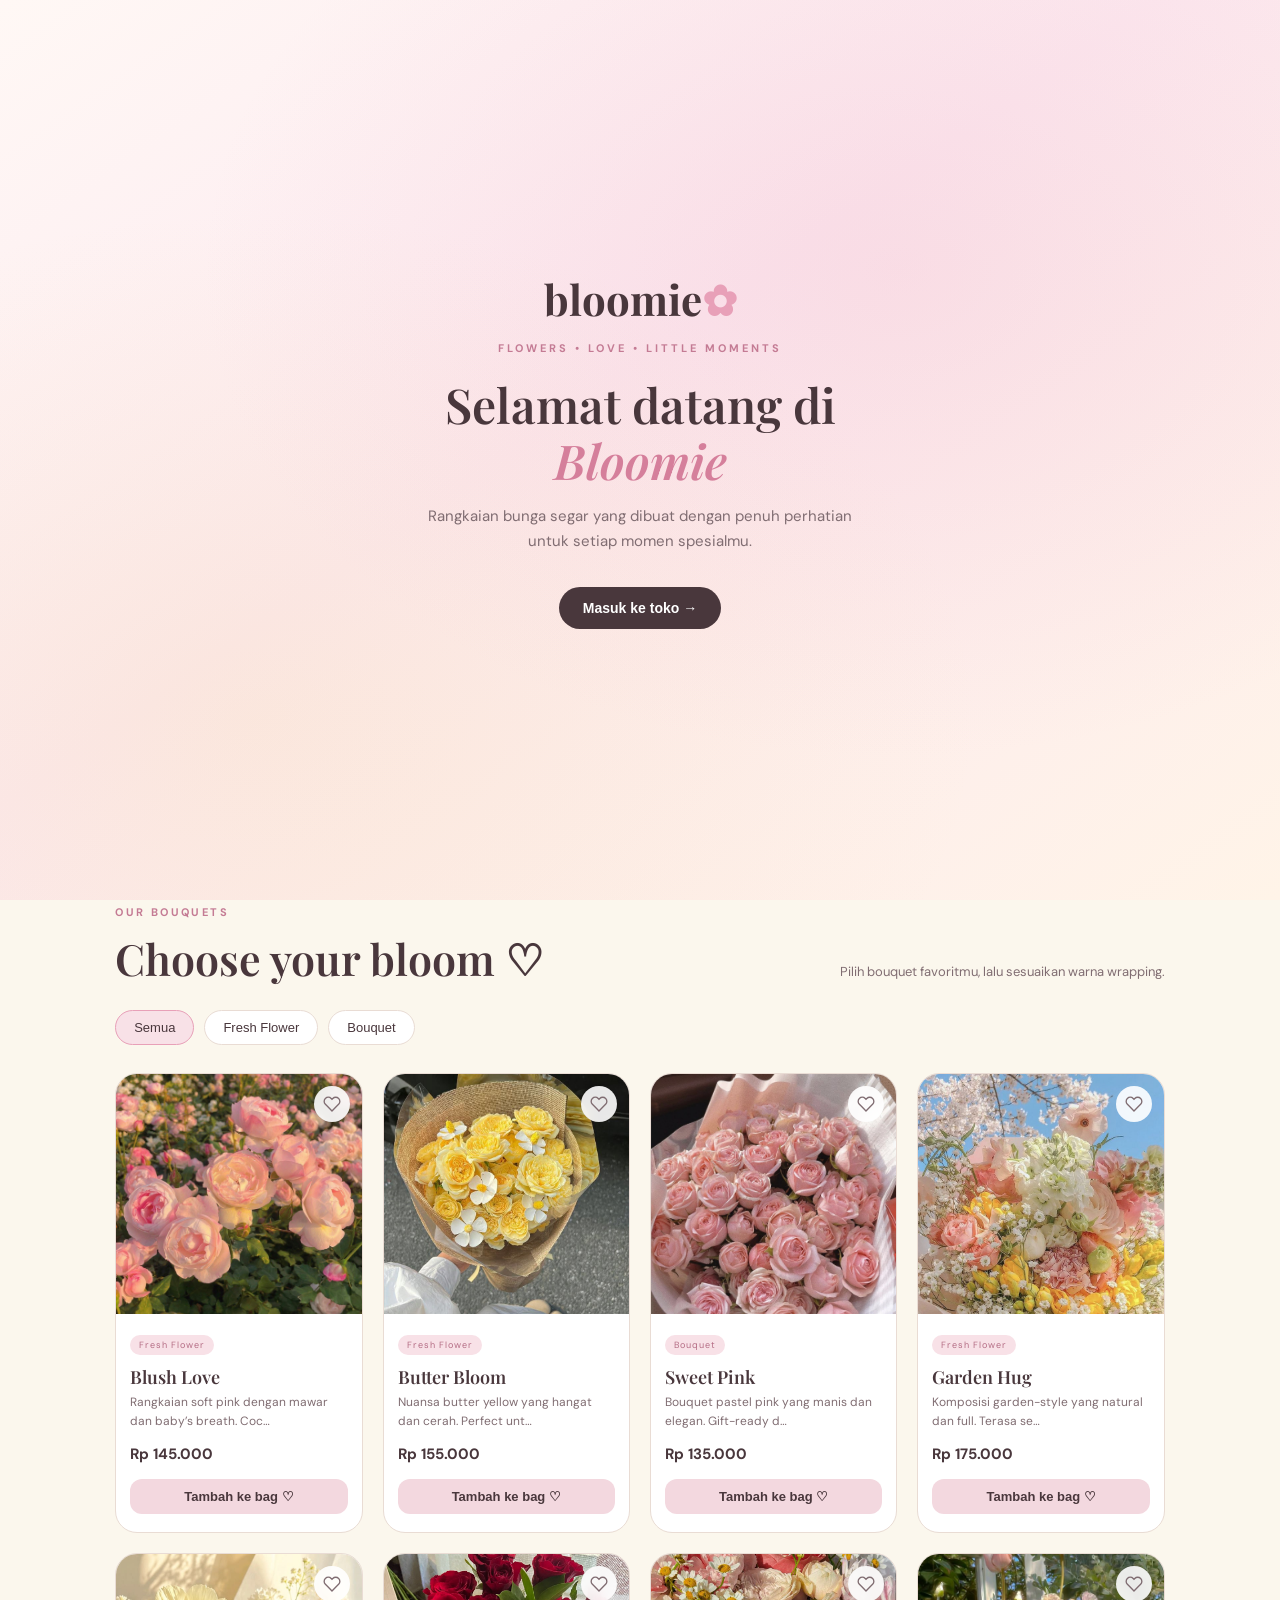
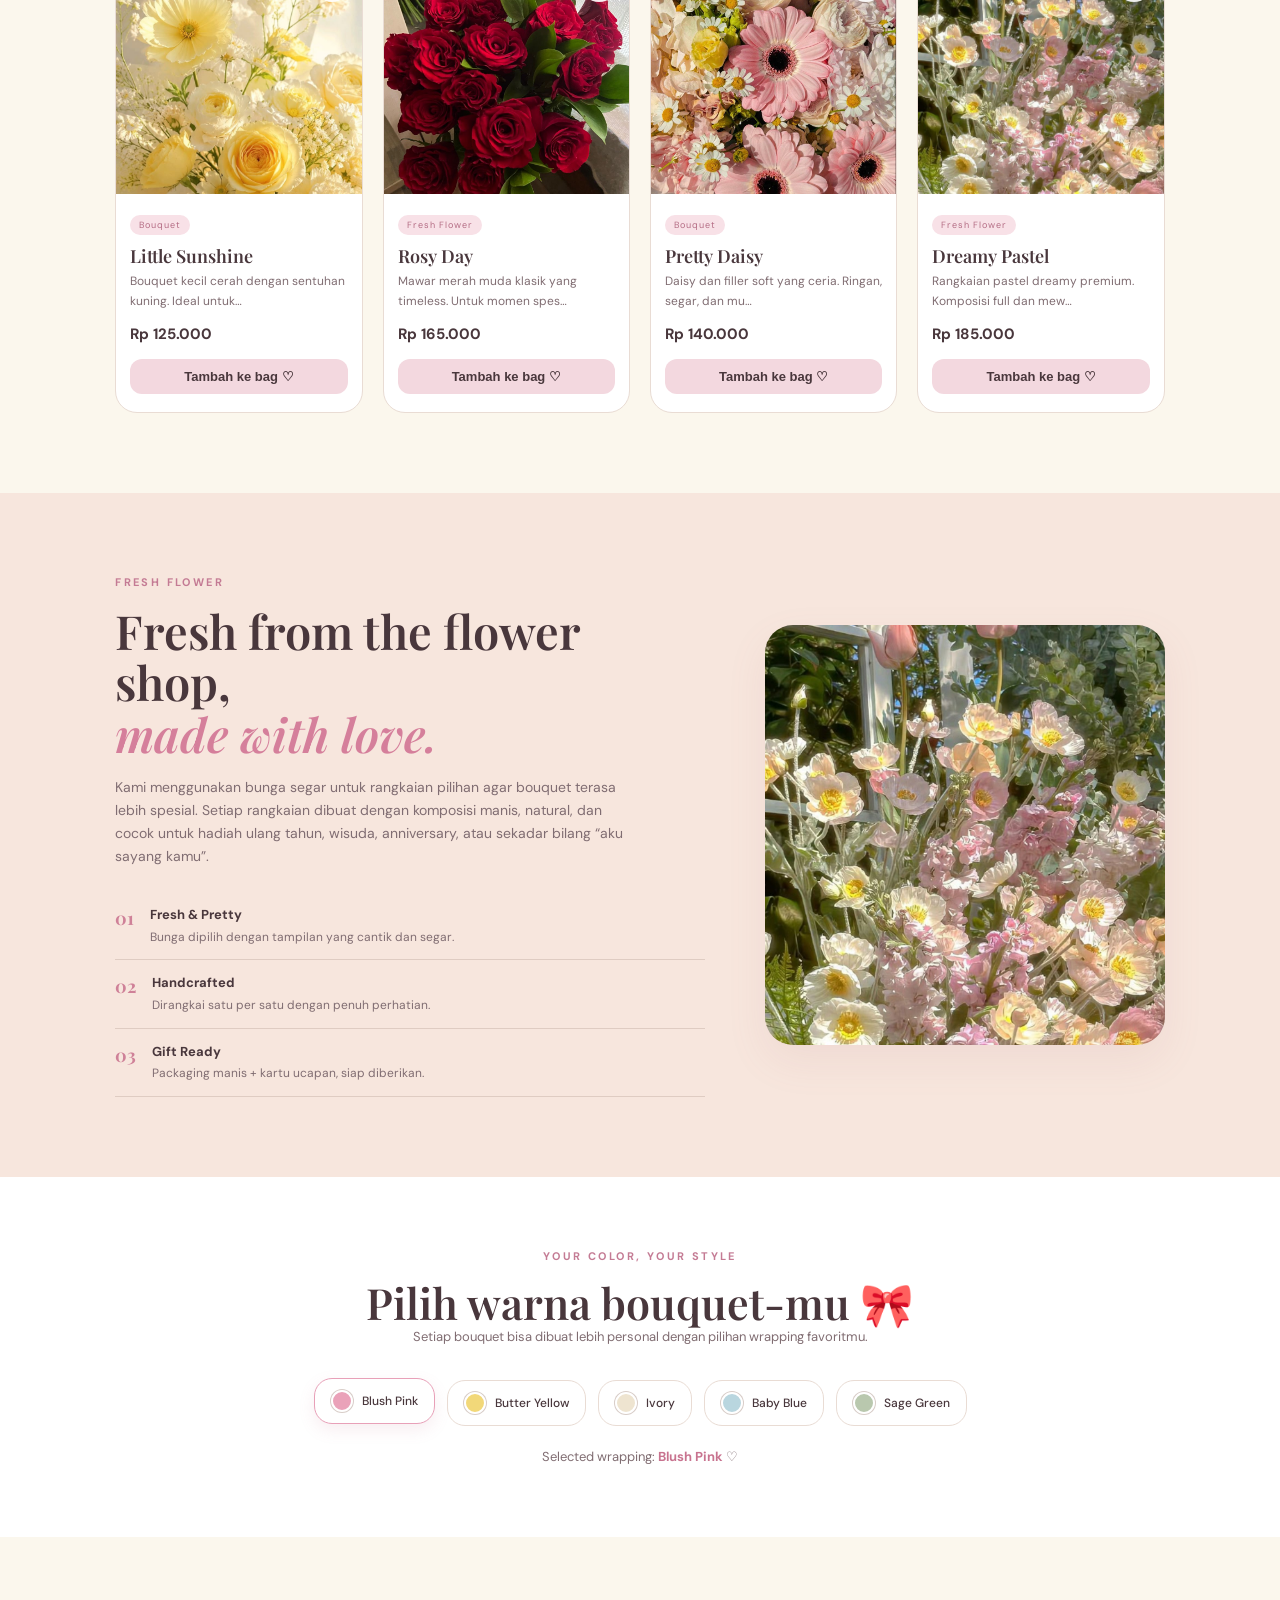
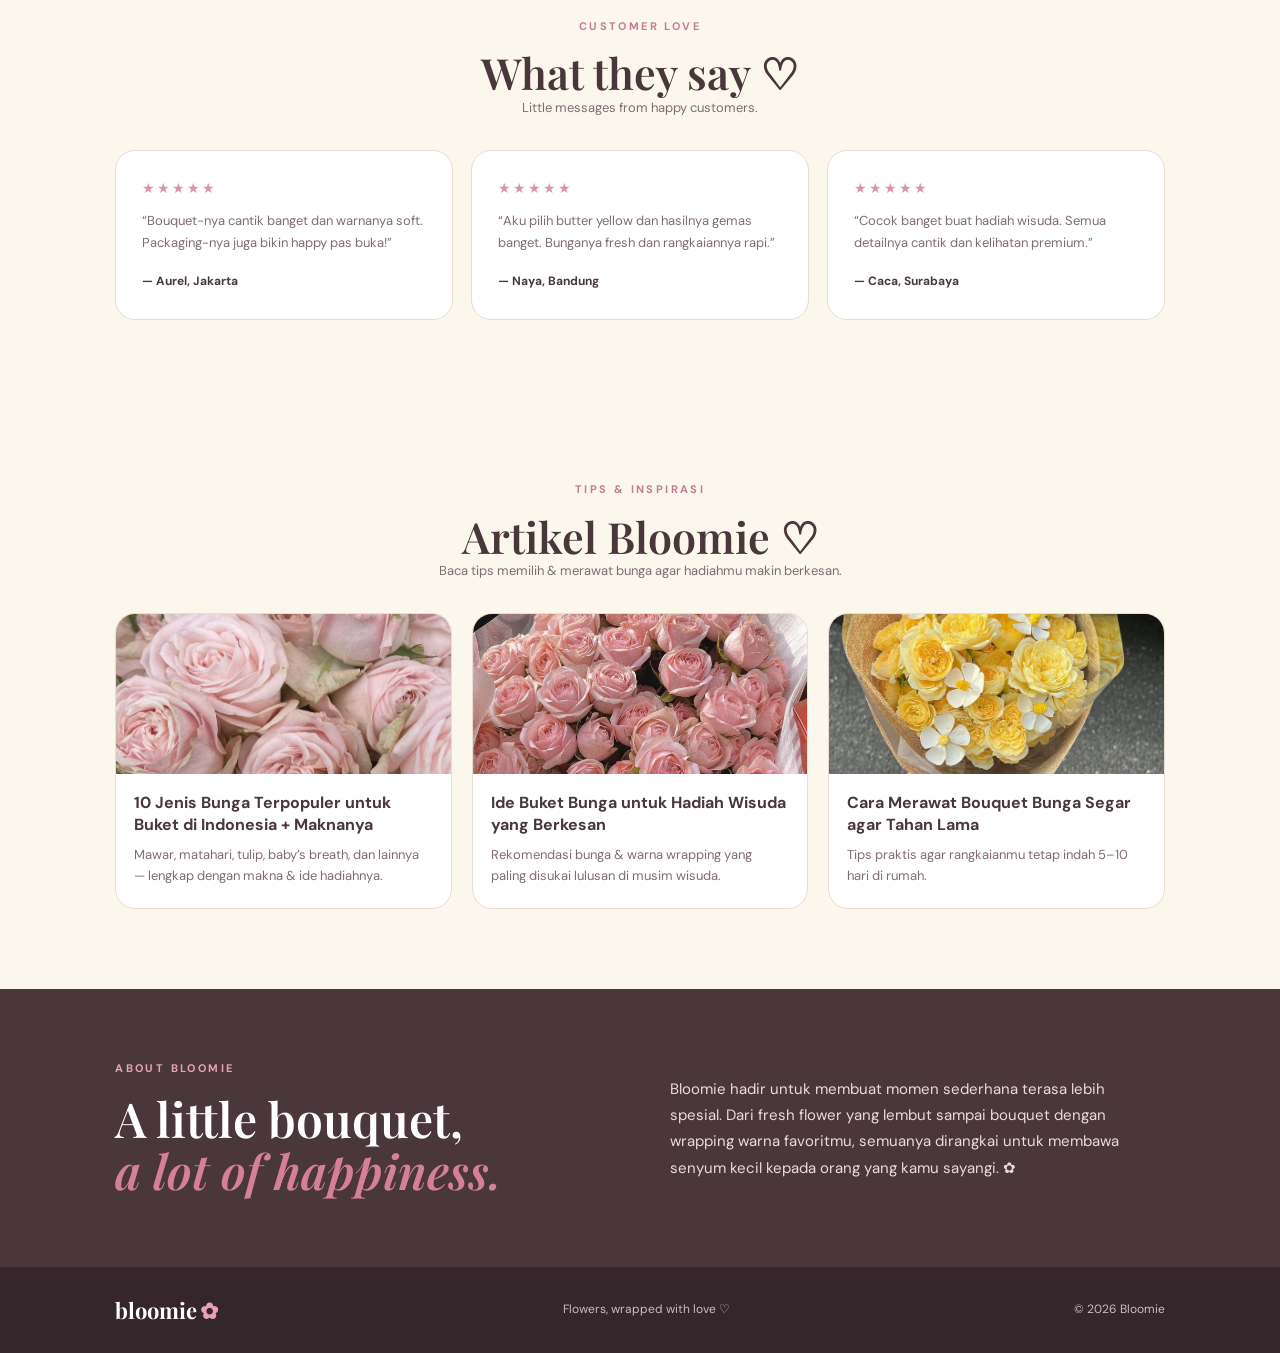
<file: index.html>
<!DOCTYPE html>
<html lang="id">
<head>
<meta charset="UTF-8">
<meta name="viewport" content="width=device-width, initial-scale=1.0">
<title>Bloomie — Bouquet & Fresh Flower Shop | Bunga Segar & Bouquet Cantik</title>
<meta name="description" content="Toko bouquet & fresh flower Bloomie. Rangkaian bunga cantik, handcrafted, siap hadiah. Pilih warna wrapping favoritmu. Order mudah via WhatsApp. ♡">
<meta name="google-site-verification" content="gxlUsLf40KWW3DNDFjJ5C7J0L__Gh7CI_IQuX9afzLI">
<meta name="keywords" content="bouquet, bunga segar, fresh flower, toko bunga, hadiah wisuda, bouquet ulang tahun, bunga cantik, bloomie, rangkaian bunga, flower shop">
<meta name="author" content="Bloomie">
<meta name="robots" content="index, follow, max-image-preview:large, max-snippet:-1, max-video-preview:-1">
<meta name="theme-color" content="#eaa2b9">

<link rel="canonical" href="https://nikeishabelva.github.io/bloomie/">

<!-- Favicon -->
<link rel="icon" type="image/x-icon" href="favicon.ico">
<link rel="icon" type="image/png" sizes="32x32" href="favicon-32x32.png">
<link rel="icon" type="image/png" sizes="16x16" href="favicon-16x16.png">
<link rel="apple-touch-icon" sizes="180x180" href="apple-touch-icon.png">
<link rel="manifest" href="site.webmanifest">

<!-- Open Graph -->
<meta property="og:type" content="website">
<meta property="og:url" content="https://nikeishabelva.github.io/bloomie/">
<meta property="og:title" content="Bloomie — Bouquet & Fresh Flower Shop">
<meta property="og:description" content="Rangkaian bouquet cantik dan fresh flower yang dibuat dengan penuh perhatian. Pilih warna bouquet favoritmu dan buat hadiah jadi lebih personal. ♡">
<meta property="og:image" content="https://nikeishabelva.github.io/bloomie/og-image.png">
<meta property="og:image:width" content="1200">
<meta property="og:image:height" content="630">
<meta property="og:site_name" content="Bloomie">
<meta property="og:locale" content="id_ID">

<meta name="twitter:card" content="summary_large_image">
<meta name="twitter:title" content="Bloomie — Bouquet & Fresh Flower Shop">
<meta name="twitter:description" content="Rangkaian bouquet cantik dan fresh flower yang dibuat dengan penuh perhatian. ♡">
<meta name="twitter:image" content="https://nikeishabelva.github.io/bloomie/og-image.png">

<script type="application/ld+json">
{
  "@context": "https://schema.org",
  "@graph": [
    {
      "@type": "WebSite",
      "@id": "https://nikeishabelva.github.io/bloomie/#website",
      "url": "https://nikeishabelva.github.io/bloomie/",
      "name": "Bloomie",
      "description": "Toko bouquet & fresh flower. Rangkaian bunga cantik, handcrafted, siap hadiah.",
      "inLanguage": "id-ID"
    },
    {
      "@type": "Store",
      "name": "Bloomie — Bouquet & Fresh Flower",
      "url": "https://nikeishabelva.github.io/bloomie/",
      "image": "https://nikeishabelva.github.io/bloomie/og-image.png",
      "description": "Toko online bouquet dan fresh flower. Pilih warna wrapping, order via WhatsApp.",
      "priceRange": "Rp125000 - Rp185000",
      "currenciesAccepted": "IDR",
      "paymentAccepted": "Cash, Transfer, E-wallet",
      "areaServed": { "@type": "Country", "name": "Indonesia" }
    }
  ]
}
</script>

<link rel="preconnect" href="https://fonts.googleapis.com">
<link rel="preconnect" href="https://fonts.gstatic.com" crossorigin>
<link href="https://fonts.googleapis.com/css2?family=DM+Sans:wght@400;500;600;700&family=Playfair+Display:ital,wght@0,500;0,600;0,700;1,500;1,600&display=swap" rel="stylesheet">
<link rel="stylesheet" href="style.css">
</head>
<body>

<!-- ========== WELCOME / SPLASH SCREEN ========== -->
<div id="welcome" class="welcome">
  <div class="welcome-inner">
    <div class="welcome-logo">bloomie<span>✿</span></div>
    <p class="welcome-tag">FLOWERS • LOVE • LITTLE MOMENTS</p>
    <h1 class="welcome-title">Selamat datang di<br><em>Bloomie</em></h1>
    <p class="welcome-desc">Rangkaian bunga segar yang dibuat dengan penuh perhatian untuk setiap momen spesialmu.</p>
    <button class="btn welcome-btn" onclick="closeWelcome()">Masuk ke toko →</button>
  </div>
  <div class="welcome-bg"></div>
</div>

<!-- ========== NAVBAR ========== -->
<header class="nav">
  <a href="#home" class="brand">bloomie<span>✿</span></a>
  <nav>
    <a href="#home">Home</a>
    <a href="#bouquets">Bouquets</a>
    <a href="#fresh">Fresh Flower</a>
    <a href="#reviews">Reviews</a>
    <a href="#artikel">Artikel</a>
  </nav>
  <div class="nav-actions">
    <button class="icon-btn" onclick="openWishlist()" title="Wishlist" aria-label="Wishlist">
      <svg width="20" height="20" viewBox="0 0 24 24" fill="none" stroke="currentColor" stroke-width="1.8"><path d="M20.84 4.61a5.5 5.5 0 0 0-7.78 0L12 5.67l-1.06-1.06a5.5 5.5 0 0 0-7.78 7.78l1.06 1.06L12 21.23l7.78-7.78 1.06-1.06a5.5 5.5 0 0 0 0-7.78z"/></svg>
      <span class="badge" id="wishCount">0</span>
    </button>
    <button class="cart" onclick="openCart()" aria-label="Keranjang">
      <svg width="18" height="18" viewBox="0 0 24 24" fill="none" stroke="currentColor" stroke-width="1.8"><path d="M6 2L3 6v14a2 2 0 0 0 2 2h14a2 2 0 0 0 2-2V6l-3-4z"/><line x1="3" y1="6" x2="21" y2="6"/><path d="M16 10a4 4 0 0 1-8 0"/></svg>
      <span id="count">0</span>
    </button>
  </div>
</header>

<main>
  <!-- ========== HERO ========== -->
  <section class="hero" id="home">
    <div class="hero-copy">
      <p class="eyebrow">FLOWERS • LOVE • LITTLE MOMENTS</p>
      <h1>Flowers that make<br>every moment <em>prettier.</em></h1>
      <p>Rangkaian bouquet cantik dan fresh flower yang dibuat dengan penuh perhatian. Pilih warna wrapping favoritmu dan buat hadiah jadi lebih personal.</p>
      <div class="hero-cta">
        <a class="btn" href="#bouquets">Shop the bouquet →</a>
        <button class="btn-outline" onclick="document.getElementById('bouquets').scrollIntoView({behavior:'smooth'})">Lihat koleksi</button>
      </div>
      <div class="notes">
        <span>✿</span> Fresh daily &nbsp;
        <span>♡</span> Handcrafted &nbsp;
        <span>✦</span> Gift ready
      </div>
    </div>
    <div class="hero-visual">
      <div class="hero-img-wrap">
        <img src="hero.jpg" alt="Bouquet bunga segar profesional" class="hero-img" loading="eager">
        <div class="hero-badge">Fresh today</div>
      </div>
    </div>
  </section>

  <!-- ========== TRUST BAR ========== -->
  <section class="trust-bar">
    <div class="trust-item"><span class="trust-icon">🌸</span><div><strong>Fresh Daily</strong><p>Bunga dipetik & dirangkai setiap hari</p></div></div>
    <div class="trust-item"><span class="trust-icon">✋</span><div><strong>Handcrafted</strong><p>Dirangkai satu per satu dengan teliti</p></div></div>
    <div class="trust-item"><span class="trust-icon">🎁</span><div><strong>Gift Ready</strong><p>Packaging cantik + kartu ucapan gratis</p></div></div>
    <div class="trust-item"><span class="trust-icon">🚚</span><div><strong>Same Day</strong><p>Pengiriman hari yang sama (area tertentu)</p></div></div>
  </section>

  <!-- ========== PRODUCTS ========== -->
  <section class="section" id="bouquets">
    <div class="heading">
      <div>
        <p class="eyebrow">OUR BOUQUETS</p>
        <h2>Choose your bloom ♡</h2>
      </div>
      <p>Pilih bouquet favoritmu, lalu sesuaikan warna wrapping.</p>
    </div>

    <div class="filter-bar">
      <button class="filter-btn active" data-filter="all">Semua</button>
      <button class="filter-btn" data-filter="Fresh Flower">Fresh Flower</button>
      <button class="filter-btn" data-filter="Bouquet">Bouquet</button>
    </div>

    <div class="product-grid" id="products"></div>
  </section>

  <!-- ========== FRESH SECTION ========== -->
  <section class="fresh" id="fresh">
    <div class="fresh-copy">
      <p class="eyebrow">FRESH FLOWER</p>
      <h2>Fresh from the flower shop,<br><em>made with love.</em></h2>
      <p>Kami menggunakan bunga segar untuk rangkaian pilihan agar bouquet terasa lebih spesial. Setiap rangkaian dibuat dengan komposisi manis, natural, dan cocok untuk hadiah ulang tahun, wisuda, anniversary, atau sekadar bilang “aku sayang kamu”.</p>
      <div class="fresh-points">
        <div><b>01</b><span><strong>Fresh & Pretty</strong>Bunga dipilih dengan tampilan yang cantik dan segar.</span></div>
        <div><b>02</b><span><strong>Handcrafted</strong>Dirangkai satu per satu dengan penuh perhatian.</span></div>
        <div><b>03</b><span><strong>Gift Ready</strong>Packaging manis + kartu ucapan, siap diberikan.</span></div>
      </div>
    </div>
    <div class="fresh-visual">
      <img src="fresh.jpg" alt="Bunga segar di studio" loading="lazy">
    </div>
  </section>

  <!-- ========== COLOR PICKER ========== -->
  <section class="color-section">
    <div class="center">
      <p class="eyebrow">YOUR COLOR, YOUR STYLE</p>
      <h2>Pilih warna bouquet-mu 🎀</h2>
      <p>Setiap bouquet bisa dibuat lebih personal dengan pilihan wrapping favoritmu.</p>
    </div>
    <div class="color-options">
      <button class="color active" data-color="Blush Pink"><i style="background:#eaa2b9"></i><span>Blush Pink</span></button>
      <button class="color" data-color="Butter Yellow"><i style="background:#f2d879"></i><span>Butter Yellow</span></button>
      <button class="color" data-color="Ivory"><i style="background:#eee4d0"></i><span>Ivory</span></button>
      <button class="color" data-color="Baby Blue"><i style="background:#b9d6df"></i><span>Baby Blue</span></button>
      <button class="color" data-color="Sage Green"><i style="background:#b9c8ae"></i><span>Sage Green</span></button>
    </div>
    <div class="selected">Selected wrapping: <strong id="selectedColor">Blush Pink</strong> ♡</div>
  </section>

  <!-- ========== REVIEWS ========== -->
  <section class="section reviews" id="reviews">
    <div class="center">
      <p class="eyebrow">CUSTOMER LOVE</p>
      <h2>What they say ♡</h2>
      <p>Little messages from happy customers.</p>
    </div>
    <div class="review-grid">
      <article>
        <div class="stars">★★★★★</div>
        <p>“Bouquet-nya cantik banget dan warnanya soft. Packaging-nya juga bikin happy pas buka!”</p>
        <strong>— Aurel, Jakarta</strong>
      </article>
      <article>
        <div class="stars">★★★★★</div>
        <p>“Aku pilih butter yellow dan hasilnya gemas banget. Bunganya fresh dan rangkaiannya rapi.”</p>
        <strong>— Naya, Bandung</strong>
      </article>
      <article>
        <div class="stars">★★★★★</div>
        <p>“Cocok banget buat hadiah wisuda. Semua detailnya cantik dan kelihatan premium.”</p>
        <strong>— Caca, Surabaya</strong>
      </article>
    </div>
  </section>

  <!-- ========== ARTIKEL ========== -->
  <section class="section" id="artikel">
    <div class="center">
      <p class="eyebrow">TIPS & INSPIRASI</p>
      <h2>Artikel Bloomie ♡</h2>
      <p>Baca tips memilih & merawat bunga agar hadiahmu makin berkesan.</p>
    </div>
    <div class="article-list">
      <a href="jenis-bunga-buket.html" class="article-card">
        <div class="article-thumb" style="background-image:url('artikel1.jpg')"></div>
        <div class="article-body">
          <h3>10 Jenis Bunga Terpopuler untuk Buket di Indonesia + Maknanya</h3>
          <p>Mawar, matahari, tulip, baby’s breath, dan lainnya — lengkap dengan makna & ide hadiahnya.</p>
        </div>
      </a>
      <a href="buket-wisuda.html" class="article-card">
        <div class="article-thumb" style="background-image:url('artikel2.jpg')"></div>
        <div class="article-body">
          <h3>Ide Buket Bunga untuk Hadiah Wisuda yang Berkesan</h3>
          <p>Rekomendasi bunga & warna wrapping yang paling disukai lulusan di musim wisuda.</p>
        </div>
      </a>
      <a href="cara-merawat-bouquet.html" class="article-card">
        <div class="article-thumb" style="background-image:url('artikel3.jpg')"></div>
        <div class="article-body">
          <h3>Cara Merawat Bouquet Bunga Segar agar Tahan Lama</h3>
          <p>Tips praktis agar rangkaianmu tetap indah 5–10 hari di rumah.</p>
        </div>
      </a>
    </div>
  </section>

  <!-- ========== ABOUT ========== -->
  <section class="about">
    <div>
      <p class="eyebrow" style="color:#eaa2b9">ABOUT BLOOMIE</p>
      <h2>A little bouquet,<br><em>a lot of happiness.</em></h2>
    </div>
    <p>Bloomie hadir untuk membuat momen sederhana terasa lebih spesial. Dari fresh flower yang lembut sampai bouquet dengan wrapping warna favoritmu, semuanya dirangkai untuk membawa senyum kecil kepada orang yang kamu sayangi. ✿</p>
  </section>
</main>

<footer>
  <div class="brand">bloomie<span>✿</span></div>
  <p>Flowers, wrapped with love ♡</p>
  <p>© 2026 Bloomie</p>
</footer>

<!-- ========== TOAST ========== -->
<div class="toast" id="toast"></div>

<!-- ========== CART MODAL ========== -->
<div class="modal" id="modal">
  <div class="modal-box">
    <button class="close" onclick="closeCart()" aria-label="Tutup">×</button>
    <h2>Your bouquet bag</h2>
    <p class="modal-sub">Wrapping: <strong id="modalColor">Blush Pink</strong></p>
    <div id="items"></div>
    <div class="total"><span>Total</span><b id="total">Rp0</b></div>
    <button class="btn checkout" onclick="checkout()">Order via WhatsApp</button>
  </div>
</div>

<!-- ========== WISHLIST MODAL ========== -->
<div class="modal" id="wishModal">
  <div class="modal-box">
    <button class="close" onclick="closeWishlist()" aria-label="Tutup">×</button>
    <h2>Wishlist-ku ♡</h2>
    <p class="modal-sub">Bunga yang kamu simpan untuk nanti</p>
    <div id="wishItems"></div>
  </div>
</div>

<!-- ========== PRODUCT DETAIL MODAL ========== -->
<div class="modal" id="detailModal">
  <div class="modal-box detail-box">
    <button class="close" onclick="closeDetail()" aria-label="Tutup">×</button>
    <div class="detail-content" id="detailContent"></div>
  </div>
</div>

<script src="script.js"></script>
</body>
</html>
</file>
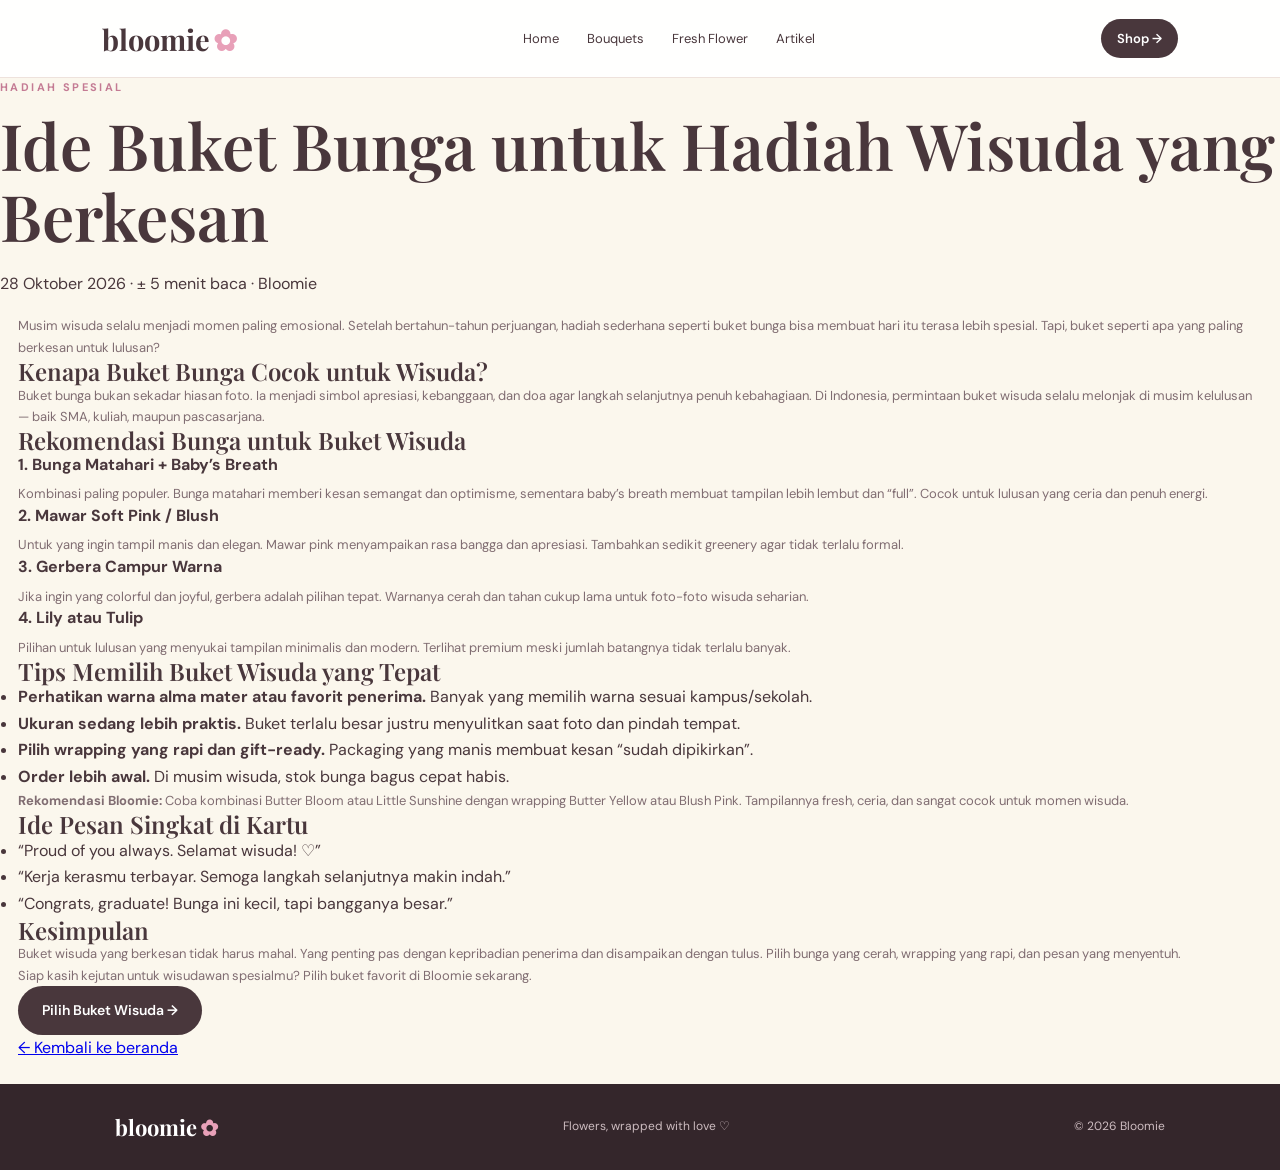
<file: buket-wisuda.html>
<!DOCTYPE html>
<html lang="id">
<head>
<meta charset="UTF-8">
<meta name="viewport" content="width=device-width, initial-scale=1.0">
<title>Ide Buket Bunga untuk Hadiah Wisuda yang Berkesan (2026) | Bloomie</title>
<meta name="description" content="Cari ide buket bunga wisuda yang cantik & berkesan? Simak rekomendasi bunga, warna wrapping, dan tips memilih buket wisuda yang paling disukai lulusan.">
<meta name="keywords" content="buket wisuda, bunga wisuda, hadiah wisuda, graduation bouquet, buket bunga wisuda, toko bunga wisuda">
<meta name="robots" content="index, follow">
<meta name="theme-color" content="#eaa2b9">
<link rel="canonical" href="https://nikeishabelva.github.io/bloomie/buket-wisuda.html">
<link rel="icon" type="image/x-icon" href="favicon.ico">
<link rel="icon" type="image/png" sizes="32x32" href="favicon-32x32.png">
<link rel="apple-touch-icon" sizes="180x180" href="apple-touch-icon.png">

<meta property="og:type" content="article">
<meta property="og:url" content="https://nikeishabelva.github.io/bloomie/buket-wisuda.html">
<meta property="og:title" content="Ide Buket Bunga untuk Hadiah Wisuda yang Berkesan (2026)">
<meta property="og:description" content="Rekomendasi buket wisuda yang cantik, personal, dan paling disukai lulusan. Tips memilih bunga & warna wrapping.">
<meta property="og:image" content="https://nikeishabelva.github.io/bloomie/og-image.png">
<meta property="og:site_name" content="Bloomie">
<meta property="og:locale" content="id_ID">
<meta name="twitter:card" content="summary_large_image">
<meta name="twitter:title" content="Ide Buket Bunga untuk Hadiah Wisuda yang Berkesan">
<meta name="twitter:description" content="Rekomendasi buket wisuda cantik + tips memilih yang paling berkesan.">
<meta name="twitter:image" content="https://nikeishabelva.github.io/bloomie/og-image.png">

<script type="application/ld+json">
{
  "@context": "https://schema.org",
  "@type": "Article",
  "headline": "Ide Buket Bunga untuk Hadiah Wisuda yang Berkesan (2026)",
  "description": "Rekomendasi buket bunga untuk hadiah wisuda yang cantik dan berkesan, lengkap tips memilihnya.",
  "image": "https://nikeishabelva.github.io/bloomie/og-image.png",
  "author": {"@type": "Organization", "name": "Bloomie"},
  "publisher": {
    "@type": "Organization",
    "name": "Bloomie",
    "logo": {"@type": "ImageObject", "url": "https://nikeishabelva.github.io/bloomie/android-chrome-512x512.png"}
  },
  "datePublished": "2026-10-28",
  "dateModified": "2026-10-28",
  "mainEntityOfPage": "https://nikeishabelva.github.io/bloomie/buket-wisuda.html"
}
</script>

<link rel="preconnect" href="https://fonts.googleapis.com">
<link rel="preconnect" href="https://fonts.gstatic.com" crossorigin>
<link href="https://fonts.googleapis.com/css2?family=DM+Sans:wght@400;500;600;700&family=Playfair+Display:wght@500;600;700&display=swap" rel="stylesheet">
<link rel="stylesheet" href="style.css">
</head>
<body>
<header class="nav">
  <a href="./" class="brand">bloomie<span>✿</span></a>
  <nav>
    <a href="./">Home</a>
    <a href="./#bouquets">Bouquets</a>
    <a href="./#fresh">Fresh Flower</a>
    <a href="./#artikel">Artikel</a>
  </nav>
  <a href="./#bouquets" class="btn" style="padding:9px 16px;font-size:13px">Shop →</a>
</header>

<section class="article-hero">
  <p class="eyebrow">HADIAH SPESIAL</p>
  <h1>Ide Buket Bunga untuk Hadiah Wisuda yang Berkesan</h1>
  <p class="meta">28 Oktober 2026 · ± 5 menit baca · Bloomie</p>
</section>

<article class="article-body">
  <p>Musim wisuda selalu menjadi momen paling emosional. Setelah bertahun-tahun perjuangan, hadiah sederhana seperti buket bunga bisa membuat hari itu terasa lebih spesial. Tapi, buket seperti apa yang paling berkesan untuk lulusan?</p>

  <h2>Kenapa Buket Bunga Cocok untuk Wisuda?</h2>
  <p>Buket bunga bukan sekadar hiasan foto. Ia menjadi simbol apresiasi, kebanggaan, dan doa agar langkah selanjutnya penuh kebahagiaan. Di Indonesia, permintaan buket wisuda selalu melonjak di musim kelulusan — baik SMA, kuliah, maupun pascasarjana.</p>

  <h2>Rekomendasi Bunga untuk Buket Wisuda</h2>

  <h3>1. Bunga Matahari + Baby’s Breath</h3>
  <p>Kombinasi paling populer. Bunga matahari memberi kesan semangat dan optimisme, sementara baby’s breath membuat tampilan lebih lembut dan “full”. Cocok untuk lulusan yang ceria dan penuh energi.</p>

  <h3>2. Mawar Soft Pink / Blush</h3>
  <p>Untuk yang ingin tampil manis dan elegan. Mawar pink menyampaikan rasa bangga dan apresiasi. Tambahkan sedikit greenery agar tidak terlalu formal.</p>

  <h3>3. Gerbera Campur Warna</h3>
  <p>Jika ingin yang colorful dan joyful, gerbera adalah pilihan tepat. Warnanya cerah dan tahan cukup lama untuk foto-foto wisuda seharian.</p>

  <h3>4. Lily atau Tulip</h3>
  <p>Pilihan untuk lulusan yang menyukai tampilan minimalis dan modern. Terlihat premium meski jumlah batangnya tidak terlalu banyak.</p>

  <h2>Tips Memilih Buket Wisuda yang Tepat</h2>
  <ul>
    <li><strong>Perhatikan warna alma mater atau favorit penerima.</strong> Banyak yang memilih warna sesuai kampus/sekolah.</li>
    <li><strong>Ukuran sedang lebih praktis.</strong> Buket terlalu besar justru menyulitkan saat foto dan pindah tempat.</li>
    <li><strong>Pilih wrapping yang rapi dan gift-ready.</strong> Packaging yang manis membuat kesan “sudah dipikirkan”.</li>
    <li><strong>Order lebih awal.</strong> Di musim wisuda, stok bunga bagus cepat habis.</li>
  </ul>

  <div class="tip-box">
    <p><strong>Rekomendasi Bloomie:</strong> Coba kombinasi Butter Bloom atau Little Sunshine dengan wrapping Butter Yellow atau Blush Pink. Tampilannya fresh, ceria, dan sangat cocok untuk momen wisuda.</p>
  </div>

  <h2>Ide Pesan Singkat di Kartu</h2>
  <ul>
    <li>“Proud of you always. Selamat wisuda! ♡”</li>
    <li>“Kerja kerasmu terbayar. Semoga langkah selanjutnya makin indah.”</li>
    <li>“Congrats, graduate! Bunga ini kecil, tapi bangganya besar.”</li>
  </ul>

  <h2>Kesimpulan</h2>
  <p>Buket wisuda yang berkesan tidak harus mahal. Yang penting pas dengan kepribadian penerima dan disampaikan dengan tulus. Pilih bunga yang cerah, wrapping yang rapi, dan pesan yang menyentuh.</p>

  <div class="article-cta">
    <p>Siap kasih kejutan untuk wisudawan spesialmu? Pilih buket favorit di Bloomie sekarang.</p>
    <a href="./#bouquets" class="btn">Pilih Buket Wisuda →</a>
  </div>

  <a href="./" class="back-link">← Kembali ke beranda</a>
</article>

<footer>
  <div class="brand">bloomie<span>✿</span></div>
  <p>Flowers, wrapped with love ♡</p>
  <p>© 2026 Bloomie</p>
</footer>
</body>
</html>
</file>
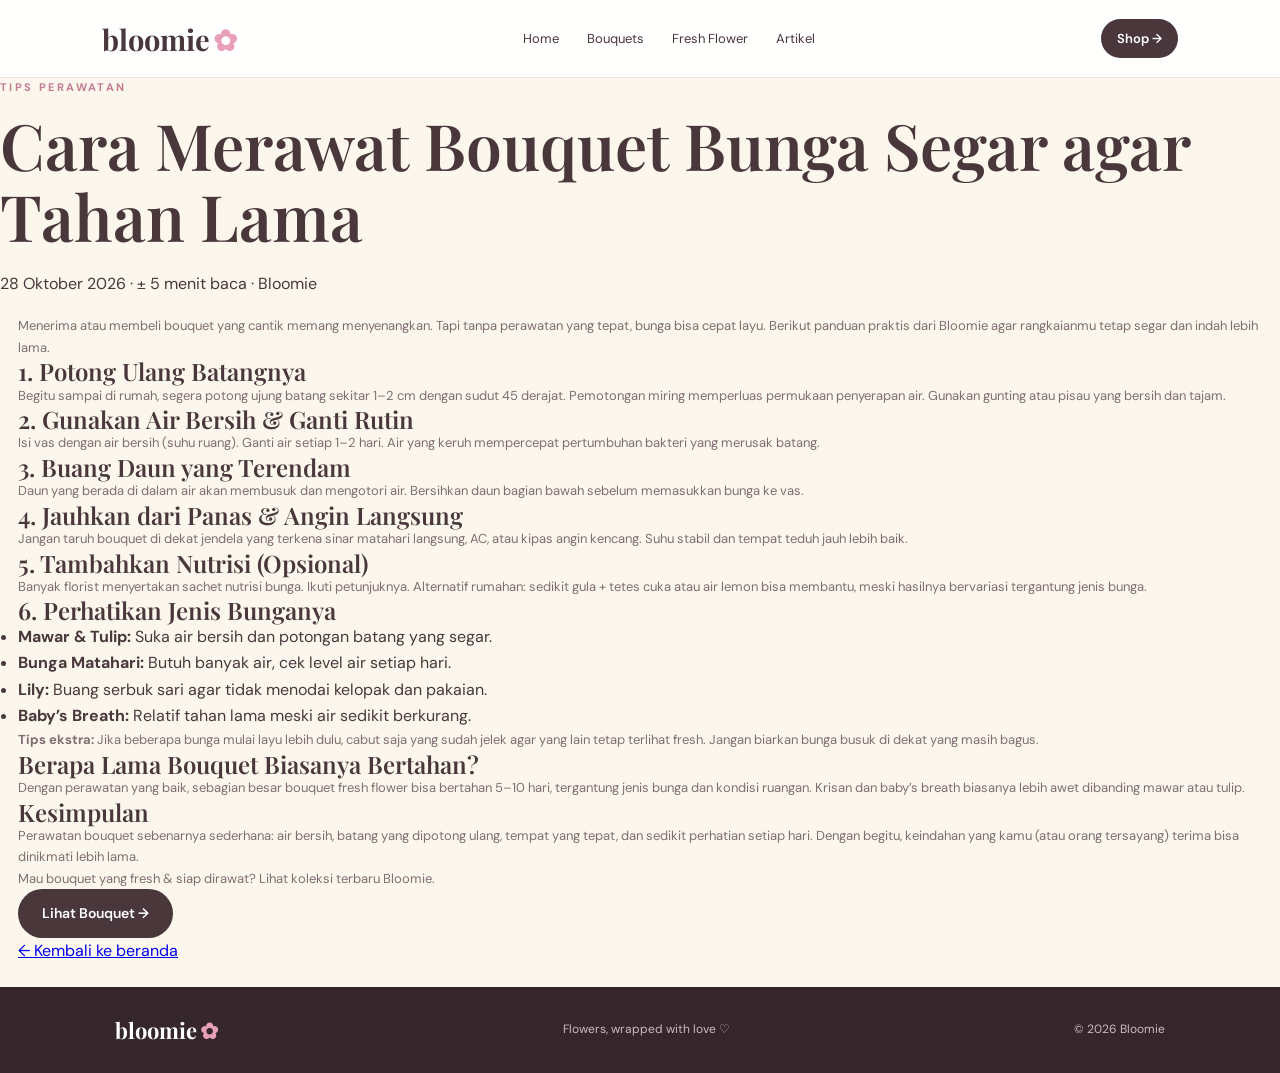
<file: cara-merawat-bouquet.html>
<!DOCTYPE html>
<html lang="id">
<head>
<meta charset="UTF-8">
<meta name="viewport" content="width=device-width, initial-scale=1.0">
<title>Cara Merawat Bouquet Bunga Segar agar Tahan Lama | Bloomie</title>
<meta name="description" content="Pelajari cara merawat bouquet bunga segar di rumah agar tetap segar dan indah lebih lama. Tips praktis dari Bloomie untuk bunga potong & rangkaian.">
<meta name="keywords" content="cara merawat bunga, merawat bouquet, agar bunga awet, tips bunga segar, perawatan bunga potong, bunga tahan lama">
<meta name="robots" content="index, follow">
<meta name="theme-color" content="#eaa2b9">
<link rel="canonical" href="https://nikeishabelva.github.io/bloomie/cara-merawat-bouquet.html">
<link rel="icon" type="image/x-icon" href="favicon.ico">
<link rel="icon" type="image/png" sizes="32x32" href="favicon-32x32.png">
<link rel="apple-touch-icon" sizes="180x180" href="apple-touch-icon.png">

<meta property="og:type" content="article">
<meta property="og:url" content="https://nikeishabelva.github.io/bloomie/cara-merawat-bouquet.html">
<meta property="og:title" content="Cara Merawat Bouquet Bunga Segar agar Tahan Lama">
<meta property="og:description" content="Tips praktis merawat bouquet bunga segar di rumah agar tetap indah lebih lama.">
<meta property="og:image" content="https://nikeishabelva.github.io/bloomie/og-image.png">
<meta property="og:site_name" content="Bloomie">
<meta property="og:locale" content="id_ID">
<meta name="twitter:card" content="summary_large_image">
<meta name="twitter:title" content="Cara Merawat Bouquet Bunga Segar agar Tahan Lama">
<meta name="twitter:description" content="Tips mudah agar bouquetmu tetap segar lebih lama di rumah.">
<meta name="twitter:image" content="https://nikeishabelva.github.io/bloomie/og-image.png">

<script type="application/ld+json">
{
  "@context": "https://schema.org",
  "@type": "Article",
  "headline": "Cara Merawat Bouquet Bunga Segar agar Tahan Lama",
  "description": "Tips praktis merawat bouquet bunga segar di rumah agar tetap indah dan awet.",
  "image": "https://nikeishabelva.github.io/bloomie/og-image.png",
  "author": {"@type": "Organization", "name": "Bloomie"},
  "publisher": {
    "@type": "Organization",
    "name": "Bloomie",
    "logo": {"@type": "ImageObject", "url": "https://nikeishabelva.github.io/bloomie/android-chrome-512x512.png"}
  },
  "datePublished": "2026-10-28",
  "dateModified": "2026-10-28",
  "mainEntityOfPage": "https://nikeishabelva.github.io/bloomie/cara-merawat-bouquet.html"
}
</script>

<link rel="preconnect" href="https://fonts.googleapis.com">
<link rel="preconnect" href="https://fonts.gstatic.com" crossorigin>
<link href="https://fonts.googleapis.com/css2?family=DM+Sans:wght@400;500;600;700&family=Playfair+Display:wght@500;600;700&display=swap" rel="stylesheet">
<link rel="stylesheet" href="style.css">
</head>
<body>
<header class="nav">
  <a href="./" class="brand">bloomie<span>✿</span></a>
  <nav>
    <a href="./">Home</a>
    <a href="./#bouquets">Bouquets</a>
    <a href="./#fresh">Fresh Flower</a>
    <a href="./#artikel">Artikel</a>
  </nav>
  <a href="./#bouquets" class="btn" style="padding:9px 16px;font-size:13px">Shop →</a>
</header>

<section class="article-hero">
  <p class="eyebrow">TIPS PERAWATAN</p>
  <h1>Cara Merawat Bouquet Bunga Segar agar Tahan Lama</h1>
  <p class="meta">28 Oktober 2026 · ± 5 menit baca · Bloomie</p>
</section>

<article class="article-body">
  <p>Menerima atau membeli bouquet yang cantik memang menyenangkan. Tapi tanpa perawatan yang tepat, bunga bisa cepat layu. Berikut panduan praktis dari Bloomie agar rangkaianmu tetap segar dan indah lebih lama.</p>

  <h2>1. Potong Ulang Batangnya</h2>
  <p>Begitu sampai di rumah, segera potong ujung batang sekitar 1–2 cm dengan sudut 45 derajat. Pemotongan miring memperluas permukaan penyerapan air. Gunakan gunting atau pisau yang bersih dan tajam.</p>

  <h2>2. Gunakan Air Bersih & Ganti Rutin</h2>
  <p>Isi vas dengan air bersih (suhu ruang). Ganti air setiap 1–2 hari. Air yang keruh mempercepat pertumbuhan bakteri yang merusak batang.</p>

  <h2>3. Buang Daun yang Terendam</h2>
  <p>Daun yang berada di dalam air akan membusuk dan mengotori air. Bersihkan daun bagian bawah sebelum memasukkan bunga ke vas.</p>

  <h2>4. Jauhkan dari Panas & Angin Langsung</h2>
  <p>Jangan taruh bouquet di dekat jendela yang terkena sinar matahari langsung, AC, atau kipas angin kencang. Suhu stabil dan tempat teduh jauh lebih baik.</p>

  <h2>5. Tambahkan Nutrisi (Opsional)</h2>
  <p>Banyak florist menyertakan sachet nutrisi bunga. Ikuti petunjuknya. Alternatif rumahan: sedikit gula + tetes cuka atau air lemon bisa membantu, meski hasilnya bervariasi tergantung jenis bunga.</p>

  <h2>6. Perhatikan Jenis Bunganya</h2>
  <ul>
    <li><strong>Mawar & Tulip:</strong> Suka air bersih dan potongan batang yang segar.</li>
    <li><strong>Bunga Matahari:</strong> Butuh banyak air, cek level air setiap hari.</li>
    <li><strong>Lily:</strong> Buang serbuk sari agar tidak menodai kelopak dan pakaian.</li>
    <li><strong>Baby’s Breath:</strong> Relatif tahan lama meski air sedikit berkurang.</li>
  </ul>

  <div class="tip-box">
    <p><strong>Tips ekstra:</strong> Jika beberapa bunga mulai layu lebih dulu, cabut saja yang sudah jelek agar yang lain tetap terlihat fresh. Jangan biarkan bunga busuk di dekat yang masih bagus.</p>
  </div>

  <h2>Berapa Lama Bouquet Biasanya Bertahan?</h2>
  <p>Dengan perawatan yang baik, sebagian besar bouquet fresh flower bisa bertahan 5–10 hari, tergantung jenis bunga dan kondisi ruangan. Krisan dan baby’s breath biasanya lebih awet dibanding mawar atau tulip.</p>

  <h2>Kesimpulan</h2>
  <p>Perawatan bouquet sebenarnya sederhana: air bersih, batang yang dipotong ulang, tempat yang tepat, dan sedikit perhatian setiap hari. Dengan begitu, keindahan yang kamu (atau orang tersayang) terima bisa dinikmati lebih lama.</p>

  <div class="article-cta">
    <p>Mau bouquet yang fresh & siap dirawat? Lihat koleksi terbaru Bloomie.</p>
    <a href="./#bouquets" class="btn">Lihat Bouquet →</a>
  </div>

  <a href="./" class="back-link">← Kembali ke beranda</a>
</article>

<footer>
  <div class="brand">bloomie<span>✿</span></div>
  <p>Flowers, wrapped with love ♡</p>
  <p>© 2026 Bloomie</p>
</footer>
</body>
</html>
</file>
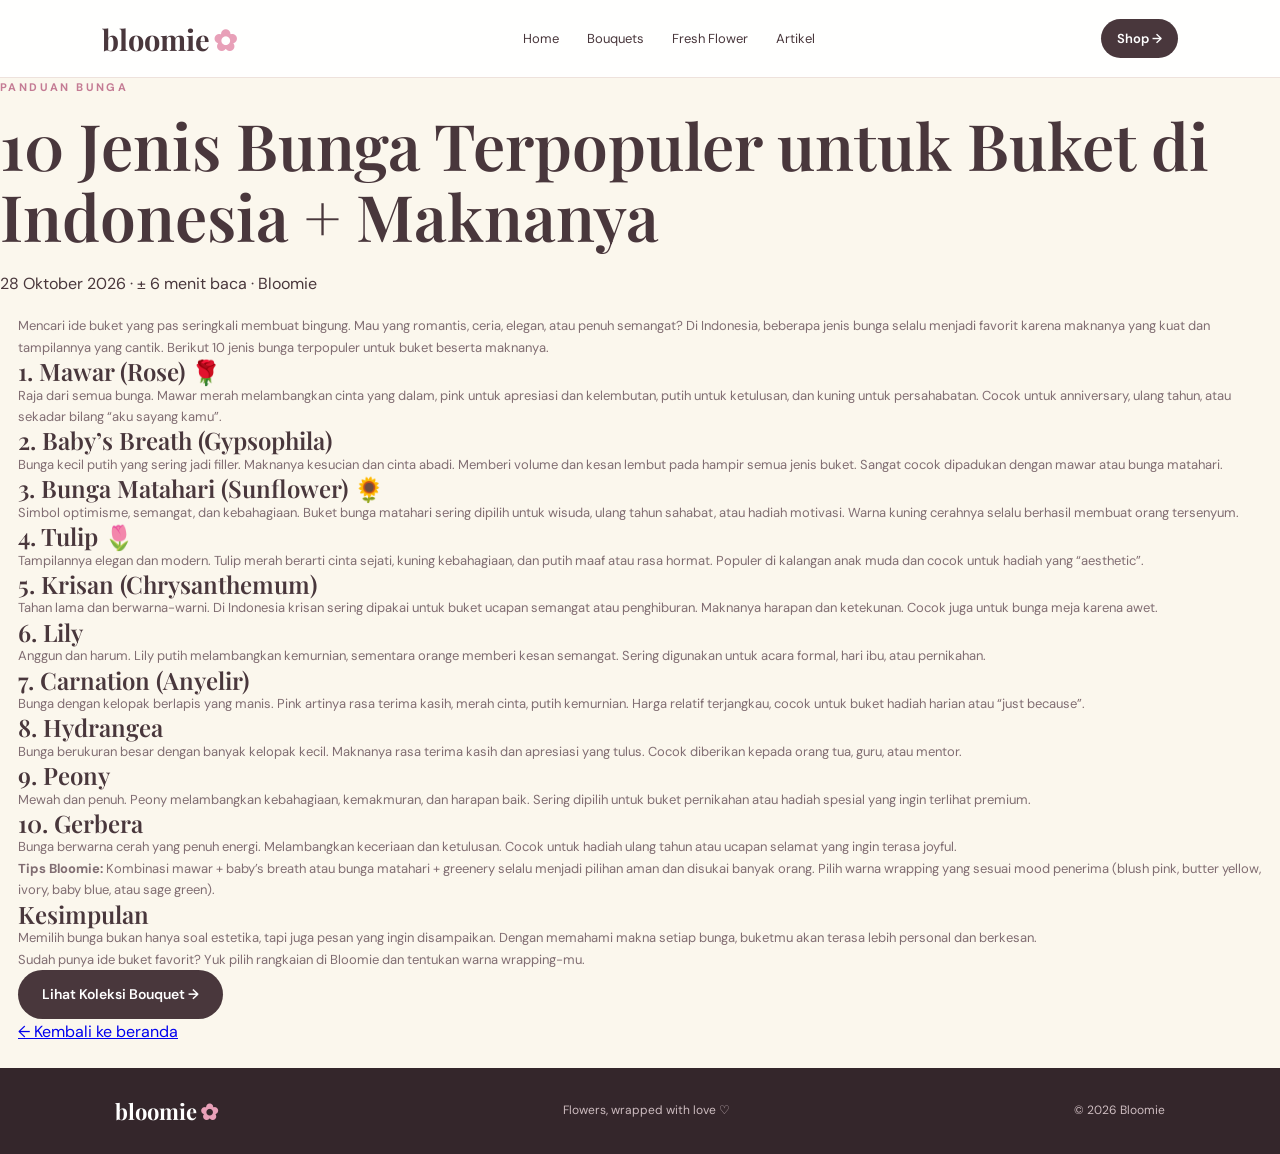
<file: jenis-bunga-buket.html>
<!DOCTYPE html>
<html lang="id">
<head>
<meta charset="UTF-8">
<meta name="viewport" content="width=device-width, initial-scale=1.0">
<title>10 Jenis Bunga Terpopuler untuk Buket di Indonesia + Maknanya | Bloomie</title>
<meta name="description" content="Kenali 10 jenis bunga terpopuler untuk buket di Indonesia: mawar, baby's breath, matahari, tulip, krisan, lily, dan lainnya. Lengkap dengan makna & ide hadiahnya.">
<meta name="keywords" content="jenis bunga buket, bunga terpopuler indonesia, makna bunga, buket mawar, bunga matahari, tulip, baby's breath, toko bunga">
<meta name="robots" content="index, follow">
<meta name="theme-color" content="#eaa2b9">
<link rel="canonical" href="https://nikeishabelva.github.io/bloomie/jenis-bunga-buket.html">
<link rel="icon" type="image/x-icon" href="favicon.ico">
<link rel="icon" type="image/png" sizes="32x32" href="favicon-32x32.png">
<link rel="apple-touch-icon" sizes="180x180" href="apple-touch-icon.png">

<meta property="og:type" content="article">
<meta property="og:url" content="https://nikeishabelva.github.io/bloomie/jenis-bunga-buket.html">
<meta property="og:title" content="10 Jenis Bunga Terpopuler untuk Buket di Indonesia + Maknanya">
<meta property="og:description" content="Kenali 10 jenis bunga terpopuler untuk buket: mawar, baby's breath, matahari, tulip, dan lainnya. Lengkap makna & ide hadiah.">
<meta property="og:image" content="https://nikeishabelva.github.io/bloomie/og-image.png">
<meta property="og:site_name" content="Bloomie">
<meta property="og:locale" content="id_ID">
<meta name="twitter:card" content="summary_large_image">
<meta name="twitter:title" content="10 Jenis Bunga Terpopuler untuk Buket di Indonesia + Maknanya">
<meta name="twitter:description" content="Kenali 10 jenis bunga terpopuler untuk buket + maknanya. Cocok buat hadiah spesial.">
<meta name="twitter:image" content="https://nikeishabelva.github.io/bloomie/og-image.png">

<script type="application/ld+json">
{
  "@context": "https://schema.org",
  "@type": "Article",
  "headline": "10 Jenis Bunga Terpopuler untuk Buket di Indonesia + Maknanya",
  "description": "Kenali 10 jenis bunga terpopuler untuk buket di Indonesia lengkap dengan makna dan ide hadiahnya.",
  "image": "https://nikeishabelva.github.io/bloomie/og-image.png",
  "author": {"@type": "Organization", "name": "Bloomie"},
  "publisher": {
    "@type": "Organization",
    "name": "Bloomie",
    "logo": {"@type": "ImageObject", "url": "https://nikeishabelva.github.io/bloomie/android-chrome-512x512.png"}
  },
  "datePublished": "2026-10-28",
  "dateModified": "2026-10-28",
  "mainEntityOfPage": "https://nikeishabelva.github.io/bloomie/jenis-bunga-buket.html"
}
</script>

<link rel="preconnect" href="https://fonts.googleapis.com">
<link rel="preconnect" href="https://fonts.gstatic.com" crossorigin>
<link href="https://fonts.googleapis.com/css2?family=DM+Sans:wght@400;500;600;700&family=Playfair+Display:wght@500;600;700&display=swap" rel="stylesheet">
<link rel="stylesheet" href="style.css">
</head>
<body>
<header class="nav">
  <a href="./" class="brand">bloomie<span>✿</span></a>
  <nav>
    <a href="./">Home</a>
    <a href="./#bouquets">Bouquets</a>
    <a href="./#fresh">Fresh Flower</a>
    <a href="./#artikel">Artikel</a>
  </nav>
  <a href="./#bouquets" class="btn" style="padding:9px 16px;font-size:13px">Shop →</a>
</header>

<section class="article-hero">
  <p class="eyebrow">PANDUAN BUNGA</p>
  <h1>10 Jenis Bunga Terpopuler untuk Buket di Indonesia + Maknanya</h1>
  <p class="meta">28 Oktober 2026 · ± 6 menit baca · Bloomie</p>
</section>

<article class="article-body">
  <p>Mencari ide buket yang pas seringkali membuat bingung. Mau yang romantis, ceria, elegan, atau penuh semangat? Di Indonesia, beberapa jenis bunga selalu menjadi favorit karena maknanya yang kuat dan tampilannya yang cantik. Berikut 10 jenis bunga terpopuler untuk buket beserta maknanya.</p>

  <h2>1. Mawar (Rose) 🌹</h2>
  <p>Raja dari semua bunga. Mawar merah melambangkan cinta yang dalam, pink untuk apresiasi dan kelembutan, putih untuk ketulusan, dan kuning untuk persahabatan. Cocok untuk anniversary, ulang tahun, atau sekadar bilang “aku sayang kamu”.</p>

  <h2>2. Baby’s Breath (Gypsophila)</h2>
  <p>Bunga kecil putih yang sering jadi filler. Maknanya kesucian dan cinta abadi. Memberi volume dan kesan lembut pada hampir semua jenis buket. Sangat cocok dipadukan dengan mawar atau bunga matahari.</p>

  <h2>3. Bunga Matahari (Sunflower) 🌻</h2>
  <p>Simbol optimisme, semangat, dan kebahagiaan. Buket bunga matahari sering dipilih untuk wisuda, ulang tahun sahabat, atau hadiah motivasi. Warna kuning cerahnya selalu berhasil membuat orang tersenyum.</p>

  <h2>4. Tulip 🌷</h2>
  <p>Tampilannya elegan dan modern. Tulip merah berarti cinta sejati, kuning kebahagiaan, dan putih maaf atau rasa hormat. Populer di kalangan anak muda dan cocok untuk hadiah yang “aesthetic”.</p>

  <h2>5. Krisan (Chrysanthemum)</h2>
  <p>Tahan lama dan berwarna-warni. Di Indonesia krisan sering dipakai untuk buket ucapan semangat atau penghiburan. Maknanya harapan dan ketekunan. Cocok juga untuk bunga meja karena awet.</p>

  <h2>6. Lily</h2>
  <p>Anggun dan harum. Lily putih melambangkan kemurnian, sementara orange memberi kesan semangat. Sering digunakan untuk acara formal, hari ibu, atau pernikahan.</p>

  <h2>7. Carnation (Anyelir)</h2>
  <p>Bunga dengan kelopak berlapis yang manis. Pink artinya rasa terima kasih, merah cinta, putih kemurnian. Harga relatif terjangkau, cocok untuk buket hadiah harian atau “just because”.</p>

  <h2>8. Hydrangea</h2>
  <p>Bunga berukuran besar dengan banyak kelopak kecil. Maknanya rasa terima kasih dan apresiasi yang tulus. Cocok diberikan kepada orang tua, guru, atau mentor.</p>

  <h2>9. Peony</h2>
  <p>Mewah dan penuh. Peony melambangkan kebahagiaan, kemakmuran, dan harapan baik. Sering dipilih untuk buket pernikahan atau hadiah spesial yang ingin terlihat premium.</p>

  <h2>10. Gerbera</h2>
  <p>Bunga berwarna cerah yang penuh energi. Melambangkan keceriaan dan ketulusan. Cocok untuk hadiah ulang tahun atau ucapan selamat yang ingin terasa joyful.</p>

  <div class="tip-box">
    <p><strong>Tips Bloomie:</strong> Kombinasi mawar + baby’s breath atau bunga matahari + greenery selalu menjadi pilihan aman dan disukai banyak orang. Pilih warna wrapping yang sesuai mood penerima (blush pink, butter yellow, ivory, baby blue, atau sage green).</p>
  </div>

  <h2>Kesimpulan</h2>
  <p>Memilih bunga bukan hanya soal estetika, tapi juga pesan yang ingin disampaikan. Dengan memahami makna setiap bunga, buketmu akan terasa lebih personal dan berkesan.</p>

  <div class="article-cta">
    <p>Sudah punya ide buket favorit? Yuk pilih rangkaian di Bloomie dan tentukan warna wrapping-mu.</p>
    <a href="./#bouquets" class="btn">Lihat Koleksi Bouquet →</a>
  </div>

  <a href="./" class="back-link">← Kembali ke beranda</a>
</article>

<footer>
  <div class="brand">bloomie<span>✿</span></div>
  <p>Flowers, wrapped with love ♡</p>
  <p>© 2026 Bloomie</p>
</footer>
</body>
</html>
</file>
<file: style.css>
*{box-sizing:border-box;margin:0;padding:0}
:root{
  --pink:#e8a0b8;
  --pink-light:#f8e1e7;
  --pink-deep:#d57f9b;
  --yellow:#f4d978;
  --yellow-light:#fff4c9;
  --ivory:#fbf7ed;
  --brown:#49373c;
  --muted:#806d72;
  --line:#e9dcd4;
  --white:#fff;
}
html{scroll-behavior:smooth}
body{font-family:"DM Sans",sans-serif;color:var(--brown);background:var(--ivory);line-height:1.65;overflow-x:hidden}

/* ========== WELCOME ========== */
.welcome{
  position:fixed;inset:0;z-index:1000;
  display:flex;align-items:center;justify-content:center;
  background:linear-gradient(145deg,#fff8f5 0%,#fce8ef 45%,#fff4e8 100%);
  transition:opacity .6s ease, visibility .6s;
}
.welcome.hide{opacity:0;visibility:hidden;pointer-events:none}
.welcome-inner{text-align:center;position:relative;z-index:2;padding:40px 24px;max-width:480px}
.welcome-logo{font:700 42px "Playfair Display",serif;color:var(--brown);margin-bottom:12px}
.welcome-logo span{color:var(--pink)}
.welcome-tag{font-size:11px;letter-spacing:3px;color:#c47b94;font-weight:700;margin-bottom:20px}
.welcome-title{font:600 48px/1.15 "Playfair Display",serif;margin-bottom:16px}
.welcome-title em{font-style:italic;color:var(--pink-deep)}
.welcome-desc{color:var(--muted);font-size:15px;margin-bottom:32px;line-height:1.7}
.welcome-btn{font-size:15px;padding:15px 32px}
.welcome-bg{
  position:absolute;inset:0;
  background:radial-gradient(ellipse at 70% 30%,rgba(234,162,185,.18) 0%,transparent 55%),
             radial-gradient(ellipse at 20% 80%,rgba(242,216,121,.15) 0%,transparent 50%);
  pointer-events:none;
}

/* ========== NAV ========== */
.nav{
  height:78px;padding:0 8%;
  display:flex;align-items:center;justify-content:space-between;
  background:rgba(255,255,255,.92);backdrop-filter:blur(12px);
  position:sticky;top:0;z-index:30;
  border-bottom:1px solid #eee2dc;
}
.brand{font:700 29px "Playfair Display",serif;color:var(--brown);text-decoration:none}
.brand span{color:var(--pink);margin-left:3px}
nav{display:flex;gap:28px}
nav a{font-size:13px;color:var(--brown);text-decoration:none;transition:color .2s}
nav a:hover{color:var(--pink)}
.nav-actions{display:flex;align-items:center;gap:10px}
.icon-btn,.cart{
  border:1px solid var(--line);background:#fff;
  padding:9px 12px;border-radius:18px;cursor:pointer;
  color:var(--brown);display:flex;align-items:center;gap:6px;
  position:relative;transition:border-color .2s,box-shadow .2s;
}
.icon-btn:hover,.cart:hover{border-color:var(--pink);box-shadow:0 4px 12px #c6789020}
.badge,#count{
  font-size:11px;font-weight:700;background:var(--pink-light);
  color:var(--brown);min-width:18px;height:18px;border-radius:9px;
  display:inline-flex;align-items:center;justify-content:center;padding:0 5px;
}
.badge:empty,#count:empty{display:none}

/* ========== HERO ========== */
.hero{
  min-height:620px;padding:60px 9%;
  display:flex;align-items:center;justify-content:space-between;gap:40px;
  background:linear-gradient(115deg,#fff 0%,#fff7ed 48%,#fce5eb 100%);
}
.hero-copy{max-width:540px;flex:1}
.eyebrow{font-size:11px;letter-spacing:2.4px;color:#c47b94;font-weight:700;margin-bottom:14px}
h1,h2{font-family:"Playfair Display",serif;font-weight:600;line-height:1.1}
h1{font-size:clamp(40px,5.5vw,64px);margin-bottom:20px}
em{font-style:italic;color:var(--pink-deep)}
.hero-copy>p:not(.eyebrow){color:var(--muted);font-size:15px;max-width:480px;margin-bottom:28px}
.hero-cta{display:flex;flex-wrap:wrap;gap:12px;margin-bottom:8px}
.btn{
  display:inline-block;background:var(--brown);color:#fff;
  text-decoration:none;border:0;border-radius:28px;
  padding:13px 24px;font-weight:600;cursor:pointer;
  font-size:14px;transition:background .25s,transform .2s;
}
.btn:hover{background:var(--pink-deep);transform:translateY(-1px)}
.btn-outline{
  background:transparent;border:1.5px solid var(--brown);color:var(--brown);
  border-radius:28px;padding:12px 22px;font-weight:600;cursor:pointer;
  font-size:14px;transition:all .25s;
}
.btn-outline:hover{background:var(--brown);color:#fff}
.notes{margin-top:22px;font-size:12px;color:#9a858b}
.notes span{color:var(--pink)}

.hero-visual{flex-shrink:0;width:min(420px,42vw)}
.hero-img-wrap{position:relative;border-radius:28px;overflow:hidden;box-shadow:0 24px 50px #a56a7825}
.hero-img{width:100%;height:480px;object-fit:cover;display:block}
.hero-badge{
  position:absolute;bottom:18px;left:18px;
  background:rgba(255,255,255,.92);backdrop-filter:blur(8px);
  padding:8px 14px;border-radius:20px;font-size:12px;font-weight:600;
  color:var(--brown);box-shadow:0 4px 12px #0001;
}

/* ========== TRUST BAR ========== */
.trust-bar{
  display:grid;grid-template-columns:repeat(4,1fr);
  gap:16px;padding:32px 9%;background:#fff;border-bottom:1px solid var(--line);
}
.trust-item{display:flex;align-items:flex-start;gap:12px}
.trust-icon{font-size:22px;line-height:1}
.trust-item strong{display:block;font-size:13px;margin-bottom:2px}
.trust-item p{font-size:11px;color:var(--muted);margin:0}

/* ========== SECTION ========== */
.section{padding:80px 9%}
.heading{display:flex;align-items:end;justify-content:space-between;margin-bottom:28px;gap:20px}
.heading h2,.center h2{font-size:clamp(32px,4vw,43px)}
.heading>p,.center>p:last-child{font-size:13px;color:var(--muted)}
.center{text-align:center;margin-bottom:32px}

/* Filter */
.filter-bar{display:flex;gap:10px;margin-bottom:28px;flex-wrap:wrap}
.filter-btn{
  border:1px solid var(--line);background:#fff;padding:9px 18px;
  border-radius:20px;font-size:13px;font-weight:500;cursor:pointer;
  color:var(--brown);transition:all .2s;
}
.filter-btn:hover,.filter-btn.active{border-color:var(--pink);background:var(--pink-light);color:var(--brown)}

/* Products */
.product-grid{display:grid;grid-template-columns:repeat(4,1fr);gap:20px}
.product{
  background:#fff;border:1px solid var(--line);border-radius:22px;
  overflow:hidden;transition:transform .25s,box-shadow .25s;cursor:pointer;
}
.product:hover{transform:translateY(-6px);box-shadow:0 18px 36px #a56a7818}
.product-img{
  height:240px;position:relative;overflow:hidden;background:#faf5f2;
}
.product-img img{
  width:100%;height:100%;object-fit:cover;transition:transform .4s;
}
.product:hover .product-img img{transform:scale(1.05)}
.wish-btn{
  position:absolute;top:12px;right:12px;
  width:36px;height:36px;border-radius:50%;border:0;
  background:rgba(255,255,255,.9);backdrop-filter:blur(6px);
  display:grid;place-items:center;cursor:pointer;
  color:var(--muted);transition:all .2s;z-index:2;
}
.wish-btn:hover,.wish-btn.active{color:#e05a7a;background:#fff}
.wish-btn svg{width:18px;height:18px}
.product-info{padding:16px 14px 18px}
.pill{font-size:9px;letter-spacing:1px;background:var(--pink-light);color:#b46c84;padding:4px 9px;border-radius:10px}
.product h3{font:600 18px "Playfair Display",serif;margin:8px 0 4px}
.product .desc{font-size:12px;color:var(--muted);margin-bottom:10px}
.price{font-weight:700;font-size:15px;margin-bottom:12px}
.add{
  width:100%;border:0;background:#f3d8df;color:var(--brown);
  padding:10px;border-radius:12px;font-weight:600;cursor:pointer;
  font-size:13px;transition:background .2s,color .2s;
}
.add:hover{background:var(--pink);color:#fff}

/* ========== FRESH ========== */
.fresh{
  padding:80px 9%;background:#f7e6dd;
  display:grid;grid-template-columns:1fr 400px;gap:60px;align-items:center;
}
.fresh h2{font-size:clamp(34px,4vw,47px);margin-bottom:16px}
.fresh-copy>p:not(.eyebrow){font-size:14px;color:var(--muted);max-width:520px}
.fresh-points{margin-top:24px}
.fresh-points>div{display:flex;gap:16px;padding:12px 0;border-bottom:1px solid #dfccc2}
.fresh-points b{color:#cf8198;font-family:"Playfair Display";font-size:18px}
.fresh-points span{font-size:12px;color:var(--muted)}
.fresh-points strong{display:block;color:var(--brown);font-size:13px;margin-bottom:2px}
.fresh-visual{border-radius:28px;overflow:hidden;height:420px;box-shadow:0 16px 40px #a56a7818}
.fresh-visual img{width:100%;height:100%;object-fit:cover}

/* ========== COLOR ========== */
.color-section{padding:70px 9%;background:#fff}
.color-options{display:flex;justify-content:center;gap:12px;flex-wrap:wrap}
.color{
  background:#fff;border:1px solid var(--line);border-radius:18px;
  padding:11px 16px;display:flex;align-items:center;gap:9px;
  cursor:pointer;color:var(--brown);font:500 12px "DM Sans";
  transition:all .2s;
}
.color:hover,.color.active{border-color:var(--pink);box-shadow:0 6px 16px #c6789020;transform:translateY(-2px)}
.color i{width:22px;height:22px;border-radius:50%;border:2px solid #fff;box-shadow:0 0 0 1px #d8cdc8}
.selected{text-align:center;margin-top:20px;font-size:13px;color:var(--muted)}
.selected strong{color:#c8738f}

/* ========== REVIEWS ========== */
.review-grid{display:grid;grid-template-columns:repeat(3,1fr);gap:18px}
.review-grid article{background:#fff;border:1px solid var(--line);padding:26px;border-radius:20px}
.stars{color:#d994a9;letter-spacing:2px;margin-bottom:10px;font-size:14px}
.review-grid p{font-size:13px;color:var(--muted);margin-bottom:14px}
.review-grid strong{font-size:12px}

/* ========== ARTICLES ========== */
.article-list{display:grid;grid-template-columns:repeat(3,1fr);gap:20px;max-width:1100px;margin:0 auto}
.article-card{
  background:#fff;border:1px solid var(--line);border-radius:20px;
  overflow:hidden;text-decoration:none;color:inherit;
  transition:transform .25s,box-shadow .25s;display:block;
}
.article-card:hover{transform:translateY(-4px);box-shadow:0 14px 30px #a56a7815}
.article-thumb{height:160px;background-size:cover;background-position:center}
.article-body{padding:18px 18px 22px}
.article-body h3{font-size:16px;margin:0 0 8px;line-height:1.35;color:var(--brown)}
.article-body p{font-size:13px;color:var(--muted);margin:0}

/* ========== ABOUT ========== */
.about{
  padding:70px 9%;background:var(--brown);color:#fff;
  display:grid;grid-template-columns:1fr 1fr;gap:60px;align-items:center;
}
.about h2{font-size:clamp(34px,4vw,48px)}
.about>p{font-size:15px;color:#e9dcdf;max-width:480px;line-height:1.75}

/* ========== FOOTER ========== */
footer{
  padding:28px 9%;background:#34262b;color:#cdbcc0;
  display:flex;justify-content:space-between;align-items:center;font-size:12px;
}
footer .brand{font:700 22px "Playfair Display",serif;color:#fff}
footer .brand span{color:var(--pink)}

/* ========== TOAST ========== */
.toast{
  position:fixed;right:24px;bottom:24px;
  background:var(--brown);color:#fff;padding:13px 20px;
  border-radius:14px;opacity:0;transform:translateY(12px);
  transition:opacity .3s,transform .3s;z-index:60;font-size:13px;
  pointer-events:none;box-shadow:0 8px 24px #0003;
}
.toast.show{opacity:1;transform:translateY(0)}

/* ========== MODALS ========== */
.modal{
  display:none;position:fixed;inset:0;background:#30212699;
  z-index:50;align-items:center;justify-content:center;padding:20px;
  backdrop-filter:blur(4px);
}
.modal.open{display:flex}
.modal-box{
  background:#fffaf8;width:min(460px,100%);padding:28px 26px;
  border-radius:24px;position:relative;max-height:85vh;overflow-y:auto;
  animation:modalIn .3s ease;
}
@keyframes modalIn{from{opacity:0;transform:translateY(16px)}to{opacity:1;transform:none}}
.close{
  position:absolute;right:16px;top:12px;border:0;background:none;
  font-size:28px;color:var(--muted);cursor:pointer;line-height:1;
}
.modal-box h2{font-size:28px;margin-bottom:4px}
.modal-sub{font-size:13px;color:var(--muted);margin-bottom:16px}
.cart-row,.wish-row{
  display:flex;justify-content:space-between;align-items:center;
  padding:12px 0;border-bottom:1px solid var(--line);font-size:13px;gap:12px;
}
.cart-row img,.wish-row img{width:48px;height:48px;border-radius:10px;object-fit:cover}
.cart-row .info,.wish-row .info{flex:1}
.total{display:flex;justify-content:space-between;padding:18px 0;font-size:15px}
.checkout{width:100%;text-align:center;margin-top:4px}

/* Detail modal */
.detail-box{width:min(520px,100%);padding:0;overflow:hidden}
.detail-content{display:flex;flex-direction:column}
.detail-img{width:100%;height:300px;object-fit:cover}
.detail-body{padding:24px 26px 28px}
.detail-body h2{font-size:26px;margin:6px 0 8px}
.detail-body .desc{font-size:14px;color:var(--muted);margin-bottom:16px}
.detail-actions{display:flex;gap:10px;margin-top:18px}
.detail-actions .btn,.detail-actions .btn-outline{flex:1;text-align:center}

/* Empty state */
.empty-state{text-align:center;padding:30px 10px;color:var(--muted);font-size:14px}
.empty-state span{font-size:36px;display:block;margin-bottom:10px}

/* ========== RESPONSIVE ========== */
@media(max-width:1000px){
  .product-grid{grid-template-columns:repeat(3,1fr)}
  .trust-bar{grid-template-columns:repeat(2,1fr)}
  .article-list{grid-template-columns:1fr 1fr}
}
@media(max-width:900px){
  nav{display:none}
  .hero{padding:50px 6%;flex-direction:column;text-align:center}
  .hero-copy{max-width:100%}
  .hero-cta{justify-content:center}
  .hero-visual{width:100%;max-width:380px}
  .hero-img{height:360px}
  .fresh{grid-template-columns:1fr;gap:36px}
  .fresh-visual{height:320px}
  .about{grid-template-columns:1fr;gap:24px}
}
@media(max-width:600px){
  .nav{padding:0 5%}
  h1{font-size:38px}
  .section{padding:55px 5%}
  .product-grid{grid-template-columns:1fr 1fr;gap:12px}
  .product-img{height:180px}
  .trust-bar{grid-template-columns:1fr;gap:14px;padding:24px 5%}
  .review-grid,.article-list{grid-template-columns:1fr}
  .color-section{padding:50px 5%}
  .about{padding:50px 5%}
  footer{flex-direction:column;gap:8px;text-align:center}
  .welcome-title{font-size:36px}
}
</file>
